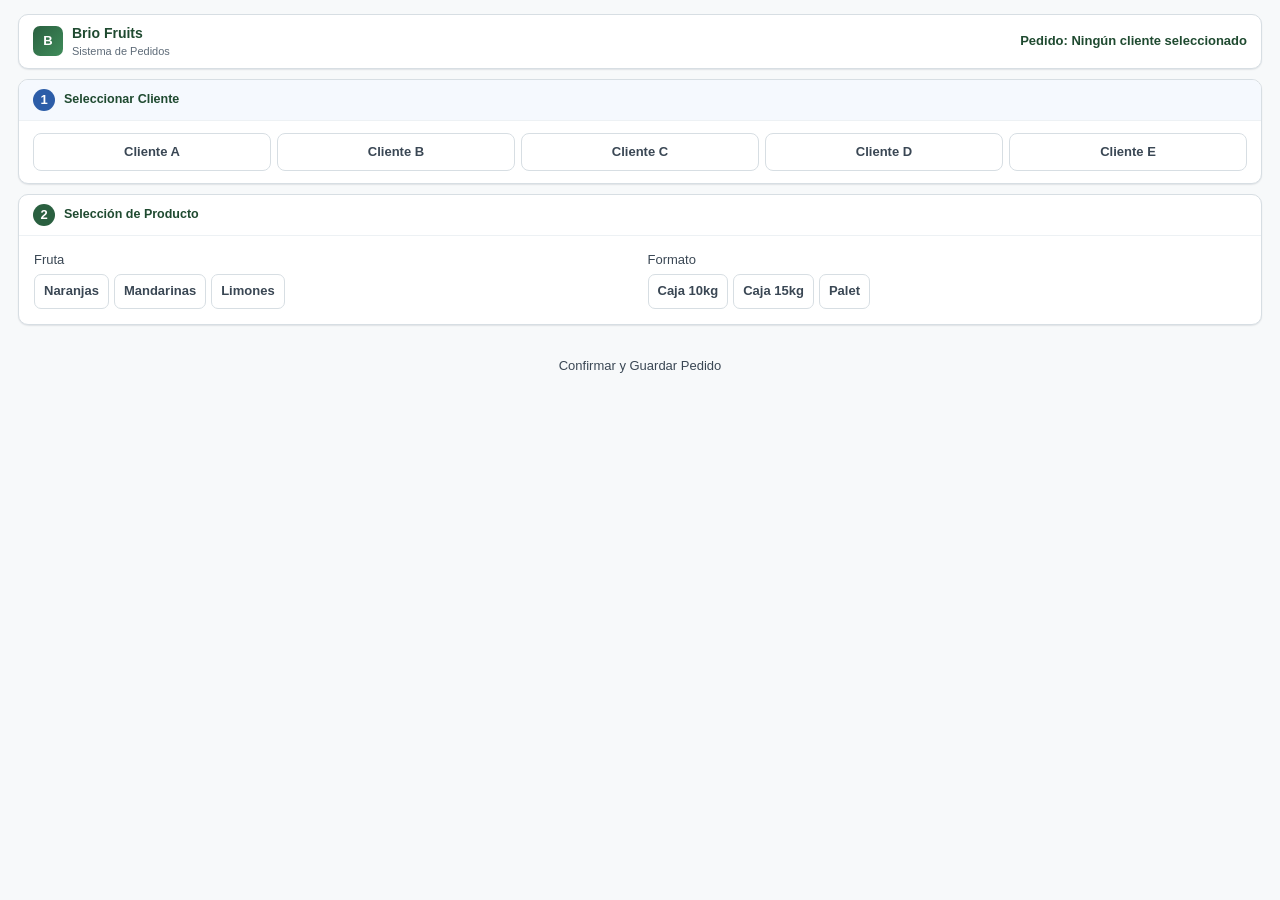
<file: index.html>
<!doctype html>
<html lang="es">
<head>
  <meta charset="utf-8"/>
  <title>Brio Fruits — Panel de Pedidos Activo</title>
  <meta name="viewport" content="width=device-width, initial-scale=1"/>
  <link rel="stylesheet" href="style.css">
</head>
<body>
  <div class="wrap">
    <!-- Barra Superior -->
    <header class="topbar">
      <div class="brand">
        <div class="brand-mark">B</div>
        <div>
          <div class="brand-name">Brio Fruits</div>
          <div class="brand-sub">Sistema de Pedidos</div>
        </div>
      </div>
      <div class="tb-spacer"></div>
      <div id="resumen-pedido" style="font-weight: bold; color: var(--g1);">
        Pedido: Ningún cliente seleccionado
      </div>
    </header>

    <!-- PASO 1: Selección de Cliente -->
    <section class="step-card cli-card">
      <div class="step-hd">
        <div class="step">1</div>
        <div class="t">Seleccionar Cliente</div>
      </div>
      <div class="cli-body">
        <div class="cli-chips">
          <button class="cli-chip" onclick="seleccionarCliente('Cliente A')">Cliente A</button>
          <button class="cli-chip" onclick="seleccionarCliente('Cliente B')">Cliente B</button>
          <button class="cli-chip" onclick="seleccionarCliente('Cliente C')">Cliente C</button>
          <button class="cli-chip" onclick="seleccionarCliente('Cliente D')">Cliente D</button>
          <button class="cli-chip" onclick="seleccionarCliente('Cliente E')">Cliente E</button>
        </div>
      </div>
    </section>

    <!-- PASO 2: Selección de Producto -->
    <section class="step-card sel-card">
      <div class="step-hd">
        <div class="step">2</div>
        <div class="t">Selección de Producto</div>
      </div>
      <div class="sel-grid">
        <div>
          <label class="sc-name">Fruta</label>
          <div class="chips">
            <button class="chip" onclick="seleccionarProducto('Naranjas')">Naranjas</button>
            <button class="chip" onclick="seleccionarProducto('Mandarinas')">Mandarinas</button>
            <button class="chip" onclick="seleccionarProducto('Limones')">Limones</button>
          </div>
        </div>
        <div>
          <label class="sc-name">Formato</label>
          <div class="chips">
            <button class="chip" onclick="seleccionarFormato('Caja 10kg')">Caja 10kg</button>
            <button class="chip" onclick="seleccionarFormato('Caja 15kg')">Caja 15kg</button>
            <button class="chip" onclick="seleccionarFormato('Palet')">Palet</button>
          </div>
        </div>
      </div>
    </section>
    
    <button class="btn primary" style="width: 100%; padding: 12px; margin-top: 10px;" onclick="guardarPedido()">
      Confirmar y Guardar Pedido
    </button>
  </div>

  <script src="app.js"></script>
</body>
</html>
</file>
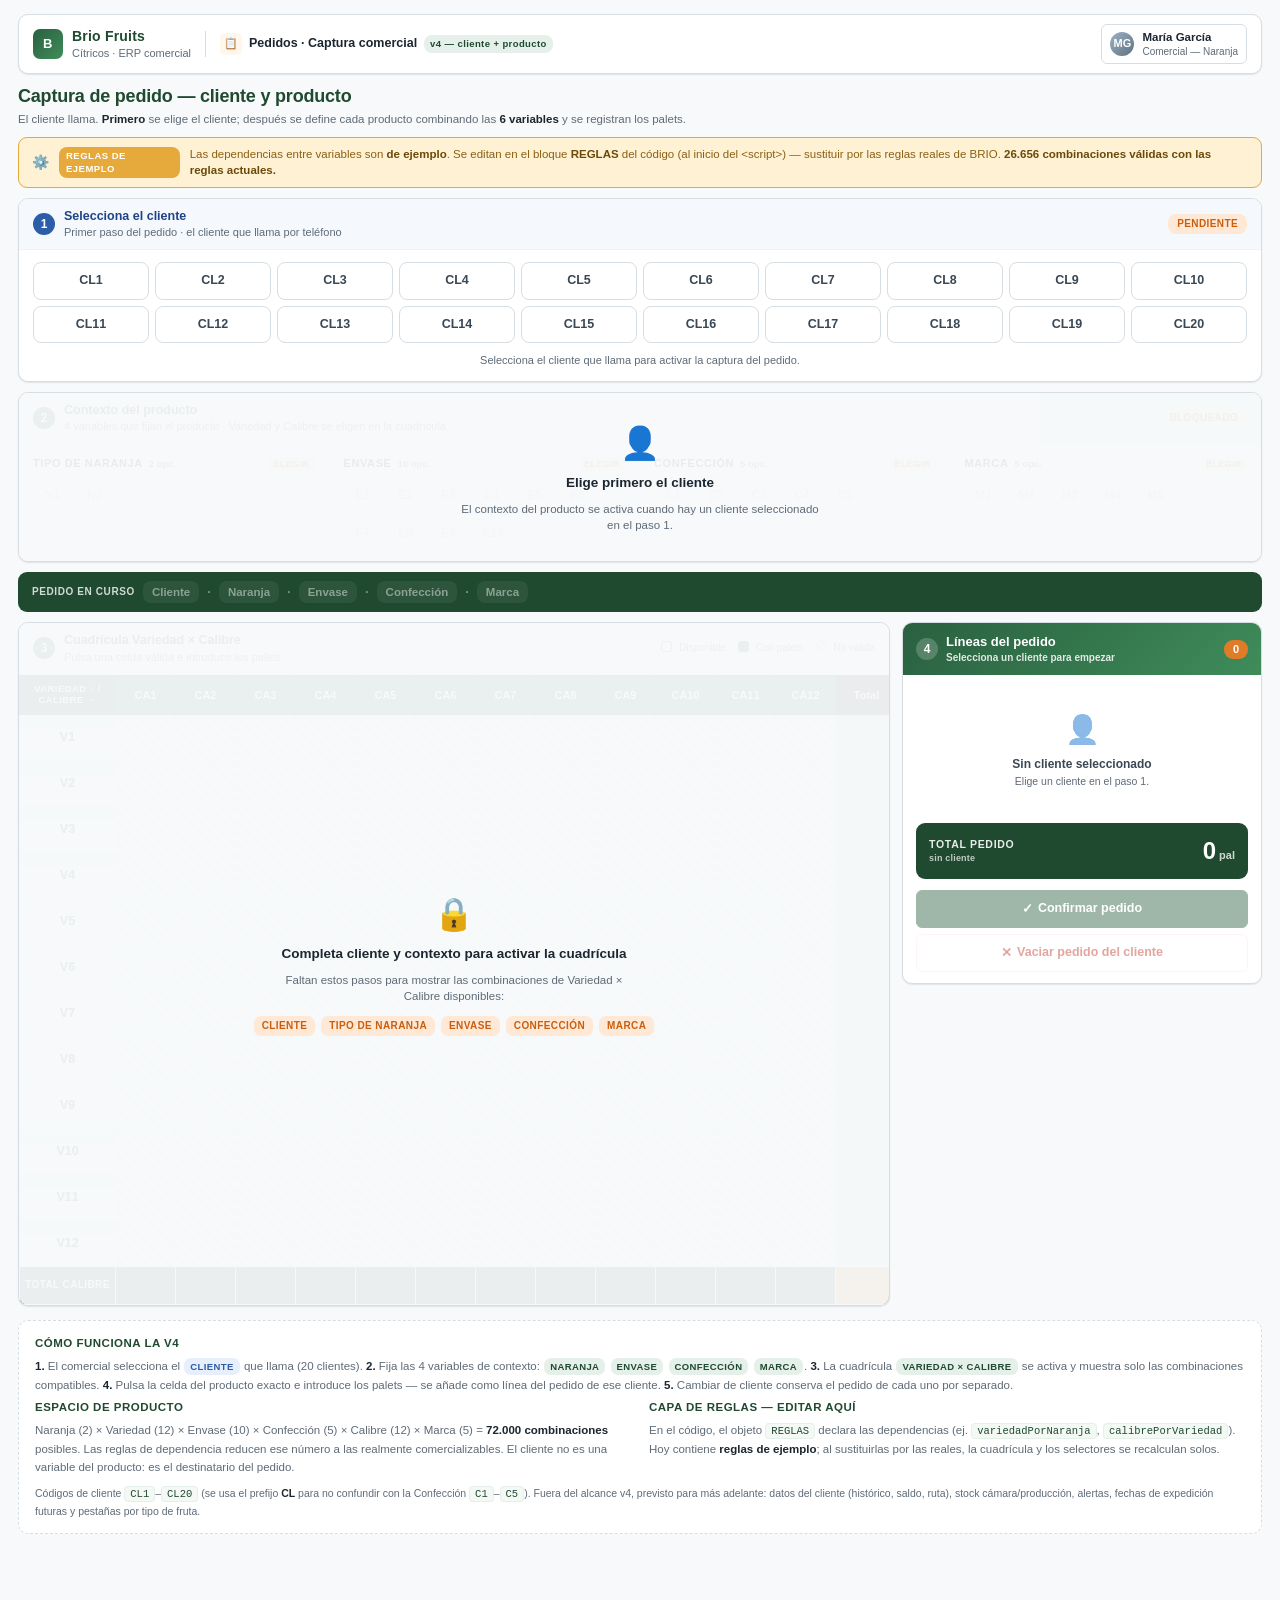
<file: Brio_Mockup_Pedidos_v4.html>
<!doctype html>
<html lang="es">
<head>
<meta charset="utf-8"/>
<title>Brio Fruits — Mockup Pantalla Pedidos · v4 (cliente + selección de producto)</title>
<meta name="viewport" content="width=device-width, initial-scale=1"/>
<style>
:root{
  --g1:#1F4A30; --g2:#2A6040; --g3:#3F8C5A; --gL:#E6F0EA; --gXL:#F4F9F5;
  --or:#E07B27; --or2:#C95E0E; --orL:#FFE9D6; --orXL:#FFF6EC;
  --b:#2C5DA8; --b2:#1E4485; --bL:#E6EFFB; --bXL:#F5F9FE;
  --r:#C0392B; --rL:#FCE9E1;
  --y:#E5A93C; --yL:#FFF1D4;
  --pu:#7B3F90; --puL:#F0E5F5;
  --ink:#1B2630; --txt:#3A4754; --txt2:#5E6B78;
  --line:#D7DEE3; --line2:#EDF1F4;
  --bg:#F7F9FA; --card:#FFFFFF;
  --shadow:0 1px 2px rgba(20,32,46,.06),0 1px 1px rgba(20,32,46,.04);
  --shadow2:0 8px 28px rgba(20,32,46,.16);
}
*{box-sizing:border-box;margin:0;padding:0;}
html,body{background:var(--bg);color:var(--txt);font-family:'Inter',-apple-system,BlinkMacSystemFont,'Segoe UI',Helvetica,Arial,sans-serif;font-size:13px;line-height:1.4;-webkit-font-smoothing:antialiased;}
.wrap{max-width:1640px;margin:0 auto;padding:14px 18px 70px;}
button,input,select{font:inherit;color:inherit;}
button{cursor:pointer;border:none;background:none;}

/* ===== top bar ===== */
.topbar{display:flex;align-items:center;gap:14px;background:#fff;border:1px solid var(--line);border-radius:10px;padding:9px 14px;box-shadow:var(--shadow);margin-bottom:10px;}
.brand{display:flex;align-items:center;gap:9px;}
.brand-mark{width:30px;height:30px;border-radius:7px;background:linear-gradient(135deg,var(--g2),var(--g3));color:#fff;display:flex;align-items:center;justify-content:center;font-weight:900;font-size:13px;letter-spacing:.5px;}
.brand-name{font-size:14px;font-weight:800;color:var(--g1);letter-spacing:.2px;}
.brand-sub{font-size:11px;color:var(--txt2);}
.tb-sep{width:1px;height:26px;background:var(--line);}
.modulo{display:flex;align-items:center;gap:7px;font-size:12.5px;font-weight:700;color:var(--ink);}
.modulo .ico{width:22px;height:22px;border-radius:5px;background:var(--orXL);color:var(--or2);display:flex;align-items:center;justify-content:center;font-size:11px;}
.modulo .vbadge{font-size:9.5px;font-weight:800;background:var(--gL);color:var(--g1);padding:2px 6px;border-radius:8px;letter-spacing:.4px;}
.tb-spacer{flex:1;}
.tb-user{display:flex;align-items:center;gap:8px;padding:4px 8px;border:1px solid var(--line);border-radius:6px;background:#fff;}
.tb-user .av{width:24px;height:24px;border-radius:50%;background:linear-gradient(135deg,#9CB3C5,#5E7180);color:#fff;display:flex;align-items:center;justify-content:center;font-size:11px;font-weight:800;}
.tb-user .name{font-size:11.5px;font-weight:700;color:var(--ink);}
.tb-user .role{font-size:10px;color:var(--txt2);}

/* ===== title bar ===== */
.titlebar{margin-bottom:10px;}
.title-l h1{font-size:18px;font-weight:900;color:var(--g1);letter-spacing:-.2px;}
.title-l .sub{font-size:11.5px;color:var(--txt2);margin-top:2px;}
.title-l .sub b{color:var(--ink);}
.btn{display:inline-flex;align-items:center;gap:5px;padding:7px 12px;border-radius:6px;border:1px solid var(--line);background:#fff;color:var(--ink);font-size:12px;font-weight:600;}
.btn:hover{background:var(--bg);}
.btn.primary{background:var(--g2);color:#fff;border-color:var(--g2);}
.btn.primary:hover{background:var(--g1);}
.btn.ghost{background:transparent;border-color:transparent;color:var(--txt);}
.btn.danger{color:var(--r);border-color:var(--rL);}
.btn .ico{font-size:13px;}
.btn:disabled{opacity:.45;cursor:not-allowed;}

/* ===== rules banner ===== */
.rules-banner{display:flex;align-items:center;gap:10px;background:var(--yL);border:1px solid var(--y);border-radius:9px;padding:8px 13px;margin-bottom:10px;font-size:11.5px;color:#8a6014;}
.rules-banner .rb-ico{font-size:14px;}
.rules-banner b{color:#6b4a08;}
.rules-banner .rb-tag{font-size:9.5px;font-weight:800;text-transform:uppercase;letter-spacing:.5px;background:var(--y);color:#fff;padding:2px 7px;border-radius:8px;}

/* ===== generic step card ===== */
.step-card{background:#fff;border:1px solid var(--line);border-radius:10px;box-shadow:var(--shadow);margin-bottom:10px;overflow:hidden;position:relative;}
.step-hd{display:flex;align-items:center;gap:9px;padding:9px 14px;border-bottom:1px solid var(--line2);}
.step-hd .step{width:22px;height:22px;border-radius:50%;background:var(--g2);color:#fff;font-weight:900;font-size:12px;display:flex;align-items:center;justify-content:center;flex-shrink:0;}
.step-hd .t{font-size:12.5px;font-weight:800;color:var(--g1);}
.step-hd .s{font-size:11px;color:var(--txt2);}
.step-hd .hd-state{margin-left:auto;font-size:10px;font-weight:800;text-transform:uppercase;letter-spacing:.4px;padding:3px 9px;border-radius:8px;}
.hd-state.todo{background:var(--orL);color:var(--or2);}
.hd-state.done{background:var(--gL);color:var(--g1);}

/* ===== client card (step 1) ===== */
.cli-card .step-hd{background:var(--bXL);}
.cli-card .step-hd .step{background:var(--b);}
.cli-card .step-hd .t{color:var(--b2);}
.cli-body{padding:12px 14px;}
.cli-chips{display:grid;grid-template-columns:repeat(10,1fr);gap:6px;}
.cli-chip{padding:9px 4px;border-radius:8px;border:1.5px solid var(--line);background:#fff;font-size:12.5px;font-weight:800;color:var(--txt);text-align:center;transition:all .08s;}
.cli-chip:hover{border-color:var(--b);background:var(--bXL);}
.cli-chip.active{background:var(--b);border-color:var(--b);color:#fff;box-shadow:0 1px 5px rgba(44,93,168,.35);}
.cli-current{display:flex;align-items:center;gap:9px;margin-top:11px;padding:9px 12px;background:var(--bL);border:1px solid var(--b);border-radius:9px;}
.cli-current .av{width:34px;height:34px;border-radius:8px;background:linear-gradient(135deg,var(--b),var(--b2));color:#fff;display:flex;align-items:center;justify-content:center;font-weight:900;font-size:13px;flex-shrink:0;}
.cli-current .ci{display:flex;flex-direction:column;line-height:1.25;}
.cli-current .ci .l{font-size:9.5px;font-weight:800;text-transform:uppercase;letter-spacing:.5px;color:var(--b);}
.cli-current .ci .n{font-size:14px;font-weight:900;color:var(--ink);}
.cli-current .ci .n small{font-weight:600;color:var(--txt2);font-size:11px;}
.cli-current .cc{margin-left:auto;text-align:right;}
.cli-current .cc .v{font-size:18px;font-weight:900;color:var(--b2);line-height:1;}
.cli-current .cc .u{font-size:9px;font-weight:700;color:var(--txt2);text-transform:uppercase;letter-spacing:.4px;}
.cli-current .cc .chg{font-size:10px;font-weight:700;color:var(--b);text-decoration:underline;cursor:pointer;display:block;margin-top:3px;}
.cli-hint{margin-top:10px;font-size:11px;color:var(--txt2);text-align:center;}

/* ===== selectors card (step 2) ===== */
.sel-card .step-hd{background:var(--gXL);}
.sel-grid{display:grid;grid-template-columns:repeat(4,1fr);gap:0;}
.sel-col{padding:11px 14px;border-right:1px solid var(--line2);}
.sel-col:last-child{border-right:none;}
.sel-col .sc-hd{display:flex;align-items:baseline;gap:6px;margin-bottom:8px;}
.sel-col .sc-name{font-size:11px;font-weight:800;text-transform:uppercase;letter-spacing:.6px;color:var(--ink);}
.sel-col .sc-count{font-size:9.5px;color:var(--txt2);font-weight:600;}
.sel-col .sc-req{font-size:9px;font-weight:800;color:var(--or2);background:var(--orL);padding:1px 5px;border-radius:6px;margin-left:auto;text-transform:uppercase;letter-spacing:.4px;}
.sel-col .sc-req.done{color:var(--g1);background:var(--gL);}
.chips{display:flex;flex-wrap:wrap;gap:5px;}
.chip{min-width:38px;padding:7px 9px;border-radius:7px;border:1.5px solid var(--line);background:#fff;font-size:12px;font-weight:800;color:var(--txt);text-align:center;transition:all .08s;}
.chip:hover:not(:disabled){border-color:var(--g3);background:var(--gXL);}
.chip.active{background:var(--g2);border-color:var(--g2);color:#fff;box-shadow:0 1px 4px rgba(31,74,48,.3);}
.chip:disabled{opacity:.32;cursor:not-allowed;background:repeating-linear-gradient(45deg,#fff,#fff 4px,#F1F3F5 4px,#F1F3F5 8px);color:var(--txt2);}

/* ===== context strip ===== */
.ctx-strip{display:flex;align-items:center;gap:8px;flex-wrap:wrap;padding:9px 14px;background:var(--g1);color:#fff;border-radius:9px;margin-bottom:10px;}
.ctx-strip .cl{font-size:10px;font-weight:800;text-transform:uppercase;letter-spacing:.6px;opacity:.8;}
.ctx-pill{display:inline-flex;align-items:center;gap:4px;font-size:11.5px;font-weight:800;background:rgba(255,255,255,.14);padding:3px 9px;border-radius:8px;}
.ctx-pill.cli{background:var(--b);}
.ctx-pill .k{opacity:.65;font-size:9px;font-weight:700;}
.ctx-pill.empty{background:rgba(255,255,255,.06);color:rgba(255,255,255,.45);font-weight:600;}
.ctx-arrow{opacity:.4;font-weight:900;}
.ctx-strip .ctx-spacer{flex:1;}
.ctx-strip .ctx-reset{font-size:10.5px;font-weight:700;color:#fff;text-decoration:underline;opacity:.85;}

/* ===== layout split ===== */
.split{display:grid;grid-template-columns:1fr 360px;gap:12px;align-items:flex-start;}

/* ===== matrix card ===== */
.matrix-card{background:#fff;border:1px solid var(--line);border-radius:10px;box-shadow:var(--shadow);overflow:hidden;position:relative;}
.mc-hd{display:flex;align-items:center;gap:9px;padding:9px 14px;border-bottom:1px solid var(--line2);}
.mc-hd .step{width:22px;height:22px;border-radius:50%;background:var(--g2);color:#fff;font-weight:900;font-size:12px;display:flex;align-items:center;justify-content:center;}
.mc-hd .t{font-size:12.5px;font-weight:800;color:var(--g1);}
.mc-hd .s{font-size:11px;color:var(--txt2);}
.mc-hd .legend{margin-left:auto;display:flex;gap:12px;font-size:10px;color:var(--txt2);}
.mc-hd .legend i{width:11px;height:11px;border-radius:3px;display:inline-block;vertical-align:-1px;margin-right:4px;}
.lg-ok{background:#fff;border:1.5px solid var(--g3);}
.lg-q{background:var(--g2);}
.lg-no{background:repeating-linear-gradient(45deg,#fff,#fff 3px,#E4E7EA 3px,#E4E7EA 6px);border:1px solid var(--line);}

.mtbl-wrap{overflow-x:auto;}
table.matrix{border-collapse:collapse;width:100%;font-size:12px;table-layout:fixed;}
table.matrix th,table.matrix td{border:1px solid var(--line2);padding:0;text-align:center;vertical-align:middle;}
col.c-var{width:96px;}
col.c-cal{width:60px;}
col.c-tot{width:62px;}
table.matrix thead th{background:var(--g2);color:#fff;font-size:11px;font-weight:800;padding:8px 3px;border-color:var(--g1);line-height:1.15;}
table.matrix thead th.corner{background:var(--g1);font-size:9.5px;text-transform:uppercase;letter-spacing:.4px;}
table.matrix thead th.tot{background:var(--ink);}
td.var{background:linear-gradient(180deg,var(--gXL),#fff);font-weight:900;color:var(--g1);font-size:12.5px;}
td.cell{cursor:pointer;background:#fff;height:46px;position:relative;}
td.cell:hover{background:var(--gL);outline:2px dashed var(--g3);outline-offset:-3px;}
td.cell.no{cursor:not-allowed;background:repeating-linear-gradient(45deg,#fff,#fff 4px,#EEF0F2 4px,#EEF0F2 8px);}
td.cell.no:hover{background:repeating-linear-gradient(45deg,#fff,#fff 4px,#EEF0F2 4px,#EEF0F2 8px);outline:none;}
td.cell.q{background:#fff;box-shadow:inset 0 0 0 2.5px var(--g3);}
td.cell.q:hover{background:var(--gL);}
td.cell .qv{font-size:17px;font-weight:900;color:var(--g1);line-height:1;font-variant-numeric:tabular-nums;}
td.cell .qu{font-size:8.5px;color:var(--txt2);font-weight:700;text-transform:uppercase;letter-spacing:.3px;display:block;margin-top:1px;}
td.cell.tot{background:var(--gL);cursor:default;}
td.cell.tot:hover{outline:none;background:var(--gL);}
td.cell.tot .qv{color:var(--g2);}
table.matrix tr.tot-row td{background:var(--g1);color:#fff;font-weight:900;font-size:13px;height:38px;}
table.matrix tr.tot-row td.var{background:var(--g1);color:#fff;font-size:10px;text-transform:uppercase;letter-spacing:.4px;}
table.matrix tr.tot-row td.grand{background:var(--or);color:#fff;font-size:16px;}

/* lock overlay (shared) */
.lock{position:absolute;inset:0;background:rgba(247,249,250,.94);display:flex;flex-direction:column;align-items:center;justify-content:center;gap:8px;text-align:center;padding:26px;z-index:5;}
.lock .lk-ico{font-size:32px;}
.lock .lk-t{font-size:13.5px;font-weight:800;color:var(--ink);}
.lock .lk-s{font-size:11.5px;color:var(--txt2);max-width:360px;}
.lock .lk-miss{display:flex;gap:6px;flex-wrap:wrap;justify-content:center;margin-top:4px;}
.lock .lk-miss span{font-size:10px;font-weight:800;text-transform:uppercase;letter-spacing:.4px;background:var(--orL);color:var(--or2);padding:3px 8px;border-radius:7px;}

/* ===== side panel ===== */
.side{display:flex;flex-direction:column;gap:10px;position:sticky;top:10px;}
.panel{background:#fff;border:1px solid var(--line);border-radius:10px;box-shadow:var(--shadow);overflow:hidden;}
.panel-hd{padding:10px 13px;background:linear-gradient(135deg,var(--g2),var(--g3));color:#fff;display:flex;align-items:center;gap:8px;}
.panel-hd .step{width:22px;height:22px;border-radius:50%;background:rgba(255,255,255,.2);color:#fff;font-weight:900;font-size:12px;display:flex;align-items:center;justify-content:center;flex-shrink:0;}
.panel-hd .t{font-size:13px;font-weight:800;}
.panel-hd .s{font-size:10px;opacity:.85;display:block;font-weight:600;}
.panel-hd .cnt{margin-left:auto;background:var(--or);color:#fff;border-radius:9px;padding:2px 9px;font-size:11px;font-weight:900;}
.panel-bd{padding:11px 13px;}
.lns{display:flex;flex-direction:column;gap:6px;}
.ln{display:grid;grid-template-columns:1fr auto;gap:8px;align-items:center;padding:8px 9px;border-radius:8px;background:var(--bg);border:1px solid var(--line2);}
.ln .lcombo{display:flex;flex-wrap:wrap;gap:3px;}
.ln .vb{font-size:9.5px;font-weight:800;padding:2px 5px;border-radius:5px;letter-spacing:.2px;}
.vb-n{background:var(--orL);color:var(--or2);}
.vb-v{background:var(--gL);color:var(--g1);}
.vb-e{background:var(--bL);color:var(--b);}
.vb-c{background:var(--puL);color:var(--pu);}
.vb-ca{background:var(--gL);color:var(--g1);}
.vb-m{background:#EEF0F2;color:var(--txt);}
.ln .lright{display:flex;flex-direction:column;align-items:flex-end;gap:3px;}
.ln .lq{font-size:16px;font-weight:900;color:var(--ink);font-variant-numeric:tabular-nums;line-height:1;}
.ln .lq small{font-size:8.5px;font-weight:700;color:var(--txt2);text-transform:uppercase;}
.ln .lacts{display:flex;gap:4px;}
.ln .lacts button{font-size:9.5px;font-weight:700;padding:2px 6px;border-radius:5px;border:1px solid var(--line);background:#fff;color:var(--txt2);}
.ln .lacts button.ed:hover{color:var(--g1);border-color:var(--g3);}
.ln .lacts button.rm:hover{color:var(--r);border-color:var(--rL);}
.ln-empty{text-align:center;padding:24px 14px;color:var(--txt2);}
.ln-empty .le-ico{font-size:28px;opacity:.5;}
.ln-empty .le-t{font-size:12px;font-weight:700;color:var(--txt);margin-top:6px;}
.ln-empty .le-s{font-size:10.5px;margin-top:2px;}
.totalbox{margin-top:10px;padding:11px 13px;background:var(--g1);color:#fff;border-radius:9px;display:flex;justify-content:space-between;align-items:center;}
.totalbox .l{font-size:10.5px;text-transform:uppercase;letter-spacing:.7px;font-weight:800;opacity:.9;}
.totalbox .l small{display:block;font-size:9px;font-weight:600;opacity:.8;letter-spacing:.2px;margin-top:1px;text-transform:none;}
.totalbox .v{font-size:24px;font-weight:900;font-variant-numeric:tabular-nums;}
.totalbox .v small{font-size:11px;opacity:.8;font-weight:700;margin-left:3px;}
.act-row{display:flex;flex-direction:column;gap:6px;margin-top:11px;}
.act-row .btn{justify-content:center;width:100%;padding:9px 12px;font-size:12.5px;}

/* ===== popover ===== */
.backdrop{position:fixed;inset:0;background:rgba(20,32,46,.28);z-index:80;display:none;}
.backdrop.show{display:block;}
.pop{position:fixed;background:#fff;border:1px solid var(--line);border-radius:11px;box-shadow:var(--shadow2);width:300px;z-index:90;display:none;}
.pop.show{display:block;}
.pop-hd{padding:11px 14px;border-bottom:1px solid var(--line2);background:linear-gradient(135deg,var(--gXL),#fff);}
.pop-hd .pt{font-size:10px;font-weight:800;text-transform:uppercase;letter-spacing:.5px;color:var(--g2);}
.pop-hd .pcombo{display:flex;flex-wrap:wrap;gap:3px;margin-top:5px;}
.pop-bd{padding:13px 14px;}
.pop-bd .pi-lab{font-size:10.5px;font-weight:800;text-transform:uppercase;letter-spacing:.5px;color:var(--ink);margin-bottom:7px;}
.num{display:flex;align-items:center;gap:7px;justify-content:center;}
.num button{width:40px;height:40px;border-radius:8px;background:var(--gXL);border:1.5px solid var(--gL);color:var(--g1);font-weight:900;font-size:20px;line-height:1;}
.num button:hover{background:var(--gL);}
.num input{width:80px;height:44px;border:1.5px solid var(--g3);border-radius:8px;font-size:24px;font-weight:900;text-align:center;color:var(--ink);background:#fff;outline:none;}
.quick{display:flex;gap:5px;justify-content:center;margin-top:9px;}
.quick button{flex:1;padding:6px 0;border-radius:6px;border:1px solid var(--line);background:#fff;font-size:12px;font-weight:800;color:var(--txt2);}
.quick button:hover{border-color:var(--g3);color:var(--g1);background:var(--gXL);}
.pop-ft{padding:11px 14px;border-top:1px solid var(--line2);background:var(--bg);display:flex;gap:6px;}
.pop-ft .btn{flex:1;justify-content:center;padding:8px;font-size:12px;}

/* ===== footer note ===== */
.note{margin-top:14px;background:#fff;border:1px dashed var(--line);border-radius:10px;padding:13px 16px;font-size:11.5px;color:var(--txt2);line-height:1.6;}
.note b{color:var(--ink);}
.note .pill{display:inline-block;font-size:9.5px;font-weight:800;text-transform:uppercase;letter-spacing:.4px;padding:1px 6px;border-radius:7px;background:var(--gL);color:var(--g1);margin:0 1px;}
.note .pill.b{background:var(--bL);color:var(--b);}
.note h4{font-size:11.5px;color:var(--g1);text-transform:uppercase;letter-spacing:.5px;margin-bottom:5px;}
.note .cols{display:grid;grid-template-columns:1fr 1fr;gap:18px;margin-top:4px;}
.note code{background:var(--gXL);border:1px solid var(--gL);border-radius:4px;padding:1px 5px;font-size:10.5px;color:var(--g1);font-family:'SFMono-Regular',Consolas,monospace;}
</style>
</head>
<body>
<div class="wrap">

  <!-- TOP BAR -->
  <div class="topbar">
    <div class="brand">
      <div class="brand-mark">B</div>
      <div>
        <div class="brand-name">Brio Fruits</div>
        <div class="brand-sub">Cítricos · ERP comercial</div>
      </div>
    </div>
    <div class="tb-sep"></div>
    <div class="modulo">
      <div class="ico">📋</div>
      <span>Pedidos · Captura comercial</span>
      <span class="vbadge">v4 — cliente + producto</span>
    </div>
    <div class="tb-spacer"></div>
    <div class="tb-user">
      <div class="av">MG</div>
      <div>
        <div class="name">María García</div>
        <div class="role">Comercial — Naranja</div>
      </div>
    </div>
  </div>

  <!-- TITLE BAR -->
  <div class="titlebar">
    <div class="title-l">
      <h1>Captura de pedido — cliente y producto</h1>
      <div class="sub">El cliente llama. <b>Primero</b> se elige el cliente; después se define cada producto combinando las <b>6 variables</b> y se registran los palets.</div>
    </div>
  </div>

  <!-- RULES LAYER BANNER -->
  <div class="rules-banner">
    <span class="rb-ico">⚙️</span>
    <span class="rb-tag">Reglas de ejemplo</span>
    <span>Las dependencias entre variables son <b>de ejemplo</b>. Se editan en el bloque <b>REGLAS</b> del código (al inicio del &lt;script&gt;) — sustituir por las reglas reales de BRIO. <b id="rb-stat"></b></span>
  </div>

  <!-- STEP 1 · CLIENTE -->
  <div class="step-card cli-card">
    <div class="step-hd">
      <div class="step">1</div>
      <div>
        <div class="t">Selecciona el cliente</div>
        <div class="s">Primer paso del pedido · el cliente que llama por teléfono</div>
      </div>
      <span class="hd-state todo" id="cliState">Pendiente</span>
    </div>
    <div class="cli-body" id="cliBody"><!-- client picker render here --></div>
  </div>

  <!-- STEP 2 · SELECTORS -->
  <div class="step-card sel-card">
    <div class="step-hd">
      <div class="step">2</div>
      <div>
        <div class="t">Contexto del producto</div>
        <div class="s">4 variables que fijan el producto · Variedad y Calibre se eligen en la cuadrícula</div>
      </div>
      <span class="hd-state todo" id="selState">Pendiente</span>
    </div>
    <div class="sel-grid" id="selGrid"><!-- selectors render here --></div>
    <div class="lock" id="lockSel">
      <div class="lk-ico">👤</div>
      <div class="lk-t">Elige primero el cliente</div>
      <div class="lk-s">El contexto del producto se activa cuando hay un cliente seleccionado en el paso 1.</div>
    </div>
  </div>

  <!-- CONTEXT STRIP -->
  <div class="ctx-strip" id="ctxStrip"><!-- context render here --></div>

  <!-- SPLIT -->
  <div class="split">

    <!-- LEFT: MATRIX -->
    <div class="matrix-card">
      <div class="mc-hd">
        <div class="step">3</div>
        <div>
          <div class="t">Cuadrícula Variedad × Calibre</div>
          <div class="s">Pulsa una celda válida e introduce los palets</div>
        </div>
        <div class="legend">
          <span><i class="lg-ok"></i> Disponible</span>
          <span><i class="lg-q"></i> Con palets</span>
          <span><i class="lg-no"></i> No válida</span>
        </div>
      </div>
      <div class="mtbl-wrap" id="mtblWrap"><!-- matrix render here --></div>
      <div class="lock" id="lock">
        <div class="lk-ico">🔒</div>
        <div class="lk-t">Completa cliente y contexto para activar la cuadrícula</div>
        <div class="lk-s">Faltan estos pasos para mostrar las combinaciones de Variedad × Calibre disponibles:</div>
        <div class="lk-miss" id="lkMiss"></div>
      </div>
    </div>

    <!-- RIGHT: ORDER LINES -->
    <div class="side">
      <div class="panel">
        <div class="panel-hd">
          <div class="step">4</div>
          <div>
            <div class="t" id="lnTitle">Líneas del pedido</div>
            <span class="s" id="lnSub">Selecciona un cliente para empezar</span>
          </div>
          <span class="cnt" id="lnCnt">0</span>
        </div>
        <div class="panel-bd">
          <div id="lnList"><!-- lines render here --></div>
          <div class="totalbox">
            <div class="l">Total pedido<small id="tbSub">sin líneas todavía</small></div>
            <div class="v" id="tbVal">0<small>pal</small></div>
          </div>
          <div class="act-row">
            <button class="btn primary" id="btnConfirm" disabled><span class="ico">✓</span> Confirmar pedido</button>
            <button class="btn ghost danger" id="btnClear" disabled><span class="ico">✕</span> Vaciar pedido del cliente</button>
          </div>
        </div>
      </div>
    </div>

  </div>

  <!-- FOOTER NOTE -->
  <div class="note">
    <h4>Cómo funciona la v4</h4>
    <b>1.</b> El comercial selecciona el <span class="pill b">Cliente</span> que llama (20 clientes).
    <b>2.</b> Fija las 4 variables de contexto: <span class="pill">Naranja</span> <span class="pill">Envase</span> <span class="pill">Confección</span> <span class="pill">Marca</span>.
    <b>3.</b> La cuadrícula <span class="pill">Variedad × Calibre</span> se activa y muestra solo las combinaciones compatibles.
    <b>4.</b> Pulsa la celda del producto exacto e introduce los palets — se añade como línea del pedido de ese cliente.
    <b>5.</b> Cambiar de cliente conserva el pedido de cada uno por separado.
    <div class="cols">
      <div>
        <h4>Espacio de producto</h4>
        Naranja (2) × Variedad (12) × Envase (10) × Confección (5) × Calibre (12) × Marca (5) = <b>72.000 combinaciones</b> posibles. Las reglas de dependencia reducen ese número a las realmente comercializables. El cliente no es una variable del producto: es el destinatario del pedido.
      </div>
      <div>
        <h4>Capa de reglas — editar aquí</h4>
        En el código, el objeto <code>REGLAS</code> declara las dependencias (ej. <code>variedadPorNaranja</code>, <code>calibrePorVariedad</code>). Hoy contiene <b>reglas de ejemplo</b>; al sustituirlas por las reales, la cuadrícula y los selectores se recalculan solos.
      </div>
    </div>
    <div style="margin-top:9px;font-size:10.5px;">Códigos de cliente <code>CL1</code>–<code>CL20</code> (se usa el prefijo <b>CL</b> para no confundir con la Confección <code>C1</code>–<code>C5</code>). Fuera del alcance v4, previsto para más adelante: datos del cliente (histórico, saldo, ruta), stock cámara/producción, alertas, fechas de expedición futuras y pestañas por tipo de fruta.</div>
  </div>

</div>

<!-- POPOVER -->
<div class="backdrop" id="backdrop"></div>
<div class="pop" id="pop">
  <div class="pop-hd">
    <div class="pt" id="popTitle">Producto seleccionado</div>
    <div class="pcombo" id="popCombo"></div>
  </div>
  <div class="pop-bd">
    <div class="pi-lab">Nº de palets que pide el cliente</div>
    <div class="num">
      <button id="popMinus">−</button>
      <input type="text" inputmode="numeric" id="popInput" value="1"/>
      <button id="popPlus">+</button>
    </div>
    <div class="quick">
      <button data-q="1">1</button>
      <button data-q="2">2</button>
      <button data-q="4">4</button>
      <button data-q="8">8</button>
      <button data-q="12">12</button>
    </div>
  </div>
  <div class="pop-ft">
    <button class="btn ghost" id="popCancel">Cancelar</button>
    <button class="btn ghost danger" id="popRemove">Quitar línea</button>
    <button class="btn primary" id="popSave">Guardar</button>
  </div>
</div>

<script>
/* ════════════════════════════════════════════════════════════════════
   BRIO · MOCKUP PEDIDOS v4 — CLIENTE + SELECCIÓN DE PRODUCTO
   ════════════════════════════════════════════════════════════════════ */

/* ---- 1. CATÁLOGO DE VARIABLES (códigos genéricos — sustituir por nombres reales) ---- */
const VARS = {
  naranja:    { label:'Tipo de naranja', codes: gen('N',2)  },
  variedad:   { label:'Variedad',        codes: gen('V',12) },
  envase:     { label:'Envase',          codes: gen('E',10) },
  confeccion: { label:'Confección',      codes: gen('C',5)  },
  calibre:    { label:'Calibre',         codes: gen('CA',12)},
  marca:      { label:'Marca',           codes: gen('M',5)  }
};
/* Clientes: prefijo CL para no colisionar con Confección (C1-C5) */
const CLIENTES = gen('CL',20);
function gen(p,n){ const a=[]; for(let i=1;i<=n;i++) a.push(p+i); return a; }

/* Nombres reales (opcional) — rellenar cuando BRIO los facilite.
   Ej.: ETIQUETAS.variedad = { V1:'Nadorcott', ... }; ETIQUETAS.cliente = { CL1:'Frutas Hnos. López', ... } */
const ETIQUETAS = { cliente:{}, naranja:{}, variedad:{}, envase:{}, confeccion:{}, calibre:{}, marca:{} };
function etqCliente(code){ const n=ETIQUETAS.cliente[code]; return n? n : 'Cliente '+code; }

/* ════════════════════════════════════════════════════════════════════
   ▶▶▶  CAPA DE REGLAS DE DEPENDENCIA  —  EDITAR AQUÍ  ◀◀◀
   ────────────────────────────────────────────────────────────────────
   Estas reglas son DE EJEMPLO. Sustituir por las reglas reales de BRIO.

   Modelo: cada mapa declara, para un valor de una variable, QUÉ valores
   de otra variable son compatibles. Si un valor NO aparece como clave en
   un mapa, se considera SIN restricción (todo permitido).
   Para desactivar una regla, déjala como objeto vacío  {}.

   Nota: el CLIENTE no interviene en estas reglas — es el destinatario
   del pedido, no una variable del producto.
   ════════════════════════════════════════════════════════════════════ */
const REGLAS_SON_EJEMPLO = true;   // poner false al cargar las reglas reales

const REGLAS = {

  /* Variedades disponibles según el tipo de naranja */
  variedadPorNaranja: {
    N1: ['V1','V2','V3','V4','V5','V6','V7','V8'],
    N2: ['V5','V6','V7','V8','V9','V10','V11','V12']
  },

  /* Calibres disponibles según la variedad */
  calibrePorVariedad: {
    V1:  ['CA1','CA2','CA3','CA4','CA5','CA6'],
    V2:  ['CA2','CA3','CA4','CA5','CA6','CA7'],
    V11: ['CA6','CA7','CA8','CA9','CA10','CA11','CA12'],
    V12: ['CA7','CA8','CA9','CA10','CA11','CA12']
  },

  /* Envases disponibles según la variedad */
  envasePorVariedad: {
    V1: ['E1','E2','E3','E4','E5','E6'],
    V8: ['E4','E5','E6','E7','E8','E9','E10']
  },

  /* Confecciones disponibles según el envase */
  confeccionPorEnvase: {
    E1:  ['C1','C2'],
    E2:  ['C1','C2','C3'],
    E10: ['C3','C4','C5']
  },

  /* Marcas disponibles según el tipo de naranja */
  marcaPorNaranja: {
    N1: ['M1','M2','M3','M4'],
    N2: ['M2','M3','M4','M5']
  },

  /* Calibres disponibles según el envase */
  calibrePorEnvase: {
    E10: ['CA1','CA2','CA3','CA4','CA5','CA6']
  }
};

/* Evalúa si un producto completo (las 6 variables) es válido según REGLAS */
function productoEsValido(p){
  const R = REGLAS, chk = (mapa,clave,campo)=>{
    const m = R[mapa]; if(!m) return true;
    const permitidos = m[ p[clave] ];
    return !permitidos || permitidos.indexOf( p[campo] ) !== -1;
  };
  return chk('variedadPorNaranja','naranja','variedad')
      && chk('calibrePorVariedad','variedad','calibre')
      && chk('envasePorVariedad','variedad','envase')
      && chk('confeccionPorEnvase','envase','confeccion')
      && chk('marcaPorNaranja','naranja','marca')
      && chk('calibrePorEnvase','envase','calibre');
}

/* ---- 2. PRE-CÁLCULO: lista de todos los productos válidos ---- */
const PRODUCTOS = [];
for(const naranja of VARS.naranja.codes)
 for(const variedad of VARS.variedad.codes)
  for(const envase of VARS.envase.codes)
   for(const confeccion of VARS.confeccion.codes)
    for(const calibre of VARS.calibre.codes)
     for(const marca of VARS.marca.codes){
       const p = {naranja,variedad,envase,confeccion,calibre,marca};
       if(productoEsValido(p)) PRODUCTOS.push(p);
     }

document.getElementById('rb-stat').textContent =
  PRODUCTOS.length.toLocaleString('es-ES') + ' combinaciones válidas con las reglas actuales.';

function existe(filtro){
  return PRODUCTOS.some(p=>{ for(const k in filtro){ if(p[k]!==filtro[k]) return false; } return true; });
}

/* ---- 3. ESTADO ---- */
const SELS = ['naranja','envase','confeccion','marca'];   // las 4 variables de contexto
let cliente = null;                                       // cliente del pedido en curso
const sel = { naranja:null, envase:null, confeccion:null, marca:null };
let lineas = [];        // {id, cliente, naranja, variedad, envase, confeccion, calibre, marca, palets}
let seq = 1;
let popCtx = null;      // contexto del popover abierto

/* ---- 4. RENDER: CLIENTE ---- */
function renderCliente(){
  const host = document.getElementById('cliBody');
  let h = '<div class="cli-chips">';
  CLIENTES.forEach(code=>{
    h += '<button class="cli-chip'+(cliente===code?' active':'')+'" data-cli="'+code+'">'+code+'</button>';
  });
  h += '</div>';
  if(cliente){
    const nLineas = lineas.filter(l=>l.cliente===cliente).length;
    const nPal = lineas.filter(l=>l.cliente===cliente).reduce((s,l)=>s+l.palets,0);
    h += '<div class="cli-current">'+
      '<div class="av">'+cliente.replace('CL','')+'</div>'+
      '<div class="ci"><span class="l">Cliente del pedido en curso</span>'+
        '<span class="n">'+etqCliente(cliente)+' <small>· '+cliente+'</small></span></div>'+
      '<div class="cc"><div class="v">'+nPal+'</div><div class="u">palets · '+nLineas+' líneas</div>'+
        '<span class="chg" id="cliChg">Cambiar cliente</span></div>'+
    '</div>';
  } else {
    h += '<div class="cli-hint">Selecciona el cliente que llama para activar la captura del pedido.</div>';
  }
  host.innerHTML = h;
  document.getElementById('cliState').textContent = cliente? cliente : 'Pendiente';
  document.getElementById('cliState').className = 'hd-state '+(cliente?'done':'todo');

  host.querySelectorAll('[data-cli]').forEach(b=>{
    b.onclick = ()=>{ cliente = (cliente===b.dataset.cli? null : b.dataset.cli); renderAll(); };
  });
  const chg = document.getElementById('cliChg');
  if(chg) chg.onclick = ()=>{ document.getElementById('cliBody').scrollIntoView({behavior:'smooth',block:'center'}); };
}

/* ---- 5. RENDER: SELECTORES ---- */
function renderSelectores(){
  const host = document.getElementById('selGrid');
  host.innerHTML = '';
  SELS.forEach(key=>{
    const col = document.createElement('div'); col.className='sel-col';
    const codes = VARS[key].codes;
    const done = !!sel[key];
    col.innerHTML =
      '<div class="sc-hd">'+
        '<span class="sc-name">'+VARS[key].label+'</span>'+
        '<span class="sc-count">'+codes.length+' opc.</span>'+
        '<span class="sc-req'+(done?' done':'')+'">'+(done?'✓ '+sel[key]:'elegir')+'</span>'+
      '</div>';
    const chips = document.createElement('div'); chips.className='chips';
    codes.forEach(code=>{
      const b = document.createElement('button'); b.className='chip'; b.textContent=code;
      if(sel[key]===code) b.classList.add('active');
      const filtro = {}; SELS.forEach(o=>{ if(o!==key && sel[o]) filtro[o]=sel[o]; });
      filtro[key]=code;
      if(!cliente || !existe(filtro)) b.disabled = true;
      b.onclick = ()=>{ sel[key] = (sel[key]===code? null : code); sanear(); renderAll(); };
      chips.appendChild(b);
    });
    col.appendChild(chips);
    host.appendChild(col);
  });
  /* lock overlay si no hay cliente */
  document.getElementById('lockSel').style.display = cliente? 'none' : 'flex';
  const todo = SELS.every(k=>sel[k]);
  const st = document.getElementById('selState');
  st.textContent = !cliente? 'Bloqueado' : (todo? 'Completo' : 'Pendiente');
  st.className = 'hd-state '+(todo && cliente?'done':'todo');
}

/* Si tras un cambio algún selector quedó incompatible, se limpia */
function sanear(){
  let cambio = true;
  while(cambio){
    cambio = false;
    SELS.forEach(key=>{
      if(!sel[key]) return;
      const filtro = {}; SELS.forEach(o=>{ if(sel[o]) filtro[o]=sel[o]; });
      if(!existe(filtro)){ sel[key]=null; cambio=true; }
    });
  }
}

/* ---- 6. RENDER: CONTEXTO ---- */
function renderContexto(){
  const host = document.getElementById('ctxStrip');
  let h = '<span class="cl">Pedido en curso</span>';
  if(cliente) h+='<span class="ctx-pill cli"><span class="k">Cliente</span> '+cliente+'</span>';
  else h+='<span class="ctx-pill empty">Cliente</span>';
  const orden = [['naranja','Naranja'],['envase','Envase'],['confeccion','Confección'],['marca','Marca']];
  orden.forEach(o=>{
    const [key,lab]=o;
    h+='<span class="ctx-arrow">·</span>';
    if(sel[key]) h+='<span class="ctx-pill"><span class="k">'+lab+'</span> '+sel[key]+'</span>';
    else h+='<span class="ctx-pill empty">'+lab+'</span>';
  });
  h+='<span class="ctx-spacer"></span>';
  if(SELS.some(k=>sel[k])) h+='<button class="ctx-reset" id="ctxReset">Reiniciar contexto producto</button>';
  host.innerHTML = h;
  const r=document.getElementById('ctxReset');
  if(r) r.onclick=()=>{ SELS.forEach(k=>sel[k]=null); renderAll(); };
}

/* ---- 7. RENDER: MATRIZ ---- */
function ctxCompleto(){ return !!cliente && SELS.every(k=>sel[k]); }

function lineaDe(variedad,calibre){
  return lineas.find(l=> l.cliente===cliente && l.naranja===sel.naranja && l.envase===sel.envase &&
    l.confeccion===sel.confeccion && l.marca===sel.marca &&
    l.variedad===variedad && l.calibre===calibre);
}

function renderMatriz(){
  const lock = document.getElementById('lock');
  const wrap = document.getElementById('mtblWrap');
  if(!ctxCompleto()){
    lock.style.display='flex';
    const falta = [];
    if(!cliente) falta.push('Cliente');
    SELS.forEach(k=>{ if(!sel[k]) falta.push(VARS[k].label); });
    document.getElementById('lkMiss').innerHTML = falta.map(f=>'<span>'+f+'</span>').join('');
  } else {
    lock.style.display='none';
  }

  const cals = VARS.calibre.codes, vars = VARS.variedad.codes;
  let h = '<table class="matrix"><colgroup><col class="c-var"/>';
  cals.forEach(()=> h+='<col class="c-cal"/>'); h+='<col class="c-tot"/></colgroup>';
  h+='<thead><tr><th class="corner">Variedad ↓ / Calibre →</th>';
  cals.forEach(c=> h+='<th>'+c+'</th>');
  h+='<th class="tot">Total</th></tr></thead><tbody>';
  const colTot = {}; cals.forEach(c=>colTot[c]=0); let grand=0;
  vars.forEach(v=>{
    h+='<tr><td class="var">'+v+'</td>';
    let rowTot=0;
    cals.forEach(c=>{
      const valida = ctxCompleto() && existe({naranja:sel.naranja,envase:sel.envase,
        confeccion:sel.confeccion,marca:sel.marca,variedad:v,calibre:c});
      const ln = ctxCompleto()? lineaDe(v,c) : null;
      if(ln){ rowTot+=ln.palets; colTot[c]+=ln.palets; grand+=ln.palets; }
      if(!valida){
        h+='<td class="cell no"></td>';
      } else if(ln){
        h+='<td class="cell q" data-v="'+v+'" data-c="'+c+'"><span class="qv">'+ln.palets+'</span><span class="qu">palets</span></td>';
      } else {
        h+='<td class="cell" data-v="'+v+'" data-c="'+c+'"></td>';
      }
    });
    h+='<td class="cell tot">'+(rowTot? '<span class="qv">'+rowTot+'</span>' : '')+'</td></tr>';
  });
  h+='<tr class="tot-row"><td class="var">Total calibre</td>';
  cals.forEach(c=> h+='<td>'+(colTot[c]||'')+'</td>');
  h+='<td class="grand">'+(grand||'')+'</td></tr>';
  h+='</tbody></table>';
  wrap.innerHTML = h;

  wrap.querySelectorAll('td.cell[data-v]').forEach(td=>{
    td.onclick = ()=> abrirPopover(td.dataset.v, td.dataset.c, td);
  });
}

/* ---- 8. POPOVER ---- */
const pop = document.getElementById('pop'), backdrop = document.getElementById('backdrop');
const popInput = document.getElementById('popInput');

function abrirPopover(variedad,calibre,anchor){
  popCtx = { cliente:cliente, naranja:sel.naranja, envase:sel.envase, confeccion:sel.confeccion,
             marca:sel.marca, variedad:variedad, calibre:calibre };
  const ln = lineaDe(variedad,calibre);
  popInput.value = ln? ln.palets : 1;
  document.getElementById('popRemove').style.display = ln? '' : 'none';
  const orden=[['cliente','vb-e'],['naranja','vb-n'],['variedad','vb-v'],['envase','vb-e'],
               ['confeccion','vb-c'],['calibre','vb-ca'],['marca','vb-m']];
  document.getElementById('popCombo').innerHTML =
    orden.map(o=>'<span class="vb '+o[1]+'">'+popCtx[o[0]]+'</span>').join('');
  document.getElementById('popTitle').textContent = ln? 'Editar línea de pedido' : 'Nuevo producto · introduce palets';
  pop.classList.add('show'); backdrop.classList.add('show');
  const r = anchor.getBoundingClientRect(), pw=300;
  let left = r.left + r.width/2 - pw/2;
  left = Math.max(10, Math.min(left, window.innerWidth - pw - 10));
  let top = r.bottom + 8;
  if(top + pop.offsetHeight > window.innerHeight - 10) top = r.top - pop.offsetHeight - 8;
  pop.style.left = left+'px'; pop.style.top = Math.max(10,top)+'px';
  popInput.focus(); popInput.select();
}
function cerrarPopover(){ pop.classList.remove('show'); backdrop.classList.remove('show'); popCtx=null; }

function leerPalets(){ let n=parseInt(popInput.value,10); if(isNaN(n)||n<0) n=0; return n; }
function setPalets(n){ popInput.value = Math.max(0,n); }

document.getElementById('popMinus').onclick = ()=> setPalets(leerPalets()-1);
document.getElementById('popPlus').onclick  = ()=> setPalets(leerPalets()+1);
document.querySelectorAll('.quick button').forEach(b=>{
  b.onclick = ()=> setPalets(parseInt(b.dataset.q,10));
});
document.getElementById('popCancel').onclick = cerrarPopover;
backdrop.onclick = cerrarPopover;
document.getElementById('popSave').onclick = guardarPopover;
document.getElementById('popRemove').onclick = ()=>{
  if(!popCtx) return;
  lineas = lineas.filter(l=> !mismaCelda(l,popCtx));
  cerrarPopover(); renderAll();
};
popInput.addEventListener('keydown', e=>{
  if(e.key==='Enter') guardarPopover();
  if(e.key==='Escape') cerrarPopover();
});

function mismaCelda(l,c){
  return l.cliente===c.cliente && l.naranja===c.naranja && l.envase===c.envase &&
         l.confeccion===c.confeccion && l.marca===c.marca &&
         l.variedad===c.variedad && l.calibre===c.calibre;
}
function guardarPopover(){
  if(!popCtx) return;
  const n = leerPalets();
  lineas = lineas.filter(l=> !mismaCelda(l,popCtx));
  if(n>0) lineas.push(Object.assign({id:seq++, palets:n}, popCtx));
  cerrarPopover(); renderAll();
}

/* ---- 9. RENDER: LÍNEAS ---- */
function renderLineas(){
  const host = document.getElementById('lnList');
  const propias = lineas.filter(l=>l.cliente===cliente);
  document.getElementById('lnCnt').textContent = propias.length;
  document.getElementById('lnTitle').textContent = cliente? 'Pedido · '+cliente : 'Líneas del pedido';
  document.getElementById('lnSub').textContent = cliente
    ? 'Productos definidos para '+etqCliente(cliente)
    : 'Selecciona un cliente para empezar';

  if(!cliente){
    host.innerHTML = '<div class="ln-empty"><div class="le-ico">👤</div>'+
      '<div class="le-t">Sin cliente seleccionado</div>'+
      '<div class="le-s">Elige un cliente en el paso 1.</div></div>';
  } else if(!propias.length){
    host.innerHTML = '<div class="ln-empty"><div class="le-ico">🗒️</div>'+
      '<div class="le-t">Sin productos todavía</div>'+
      '<div class="le-s">Fija el contexto y pulsa una celda de la cuadrícula.</div></div>';
  } else {
    const orden=[['naranja','vb-n'],['variedad','vb-v'],['envase','vb-e'],
                 ['confeccion','vb-c'],['calibre','vb-ca'],['marca','vb-m']];
    host.innerHTML = '<div class="lns">'+ propias.map(l=>{
      const combo = orden.map(o=>'<span class="vb '+o[1]+'">'+l[o[0]]+'</span>').join('');
      return '<div class="ln">'+
        '<div class="lcombo">'+combo+'</div>'+
        '<div class="lright">'+
          '<div class="lq">'+l.palets+'<small> pal</small></div>'+
          '<div class="lacts"><button class="ed" data-ed="'+l.id+'">Editar</button>'+
          '<button class="rm" data-rm="'+l.id+'">Quitar</button></div>'+
        '</div></div>';
    }).join('') +'</div>';
  }
  const total = propias.reduce((s,l)=>s+l.palets,0);
  document.getElementById('tbVal').innerHTML = total+'<small>pal</small>';
  document.getElementById('tbSub').textContent = propias.length
    ? propias.length+(propias.length===1?' línea':' líneas')+' · '+total+' palets'
    : (cliente? 'sin líneas todavía' : 'sin cliente');
  document.getElementById('btnConfirm').disabled = !propias.length;
  document.getElementById('btnClear').disabled = !propias.length;

  host.querySelectorAll('[data-rm]').forEach(b=>{
    b.onclick = ()=>{ lineas = lineas.filter(l=>l.id!=b.dataset.rm); renderAll(); };
  });
  host.querySelectorAll('[data-ed]').forEach(b=>{
    b.onclick = ()=>{
      const l = lineas.find(x=>x.id==b.dataset.ed); if(!l) return;
      cliente=l.cliente;
      sel.naranja=l.naranja; sel.envase=l.envase; sel.confeccion=l.confeccion; sel.marca=l.marca;
      renderAll();
      const td = document.querySelector('td.cell[data-v="'+l.variedad+'"][data-c="'+l.calibre+'"]');
      if(td){ td.scrollIntoView({block:'center',behavior:'smooth'}); abrirPopover(l.variedad,l.calibre,td); }
    };
  });
}

document.getElementById('btnClear').onclick = ()=>{
  const propias = lineas.filter(l=>l.cliente===cliente);
  if(propias.length && confirm('¿Vaciar todas las líneas del pedido de '+cliente+'?')){
    lineas = lineas.filter(l=>l.cliente!==cliente); renderAll();
  }
};
document.getElementById('btnConfirm').onclick = ()=>{
  const propias = lineas.filter(l=>l.cliente===cliente);
  alert('Mockup v4 · Pedido de '+cliente+' con '+propias.length+' línea(s) y '+
        propias.reduce((s,l)=>s+l.palets,0)+' palets.\n\n(La confirmación real se conectará en una versión posterior.)');
};

/* ---- 10. RENDER GLOBAL ---- */
function renderAll(){ renderCliente(); renderSelectores(); renderContexto(); renderMatriz(); renderLineas(); }
renderAll();
</script>
</body>
</html>
</file>
<file: style.css>
:root {
  --g1:#1F4A30; --g2:#2A6040; --g3:#3F8C5A; --gL:#E6F0EA; --gXL:#F4F9F5;
  --or:#E07B27; --or2:#C95E0E; --orL:#FFE9D6; --orXL:#FFF6EC;
  --b:#2C5DA8; --b2:#1E4485; --bL:#E6EFFB; --bXL:#F5F9FE;
  --r:#C0392B; --rL:#FCE9E1;
  --y:#E5A93C; --yL:#FFF1D4;
  --pu:#7B3F90; --puL:#F0E5F5;
  --ink:#1B2630; --txt:#3A4754; --txt2:#5E6B78;
  --line:#D7DEE3; --line2:#EDF1F4;
  --bg:#F7F9FA; --card:#FFFFFF;
  --shadow:0 1px 2px rgba(20,32,46,.06),0 1px 1px rgba(20,32,46,.04);
  --shadow2:0 8px 28px rgba(20,32,46,.16);
}
* { box-sizing: border-box; margin: 0; padding: 0; }
html, body { background: var(--bg); color: var(--txt); font-family: 'Inter', -apple-system, sans-serif; font-size: 13px; line-height: 1.4; }
.wrap { max-width: 1640px; margin: 0 auto; padding: 14px 18px 70px; }
button, input, select { font: inherit; color: inherit; }
button { cursor: pointer; border: none; background: none; }

/* Barra superior */
.topbar { display: flex; align-items: center; gap: 14px; background: #fff; border: 1px solid var(--line); border-radius: 10px; padding: 9px 14px; box-shadow: var(--shadow); margin-bottom: 10px; }
.brand { display: flex; align-items: center; gap: 9px; }
.brand-mark { width: 30px; height: 30px; border-radius: 7px; background: linear-gradient(135deg,var(--g2),var(--g3)); color: #fff; display: flex; align-items: center; justify-content: center; font-weight: 900; }
.brand-name { font-size: 14px; font-weight: 800; color: var(--g1); }
.brand-sub { font-size: 11px; color: var(--txt2); }
.tb-spacer { flex: 1; }

/* Tarjetas de pasos */
.step-card { background: #fff; border: 1px solid var(--line); border-radius: 10px; box-shadow: var(--shadow); margin-bottom: 10px; overflow: hidden; }
.step-hd { display: flex; align-items: center; gap: 9px; padding: 9px 14px; border-bottom: 1px solid var(--line2); }
.step-hd .step { width: 22px; height: 22px; border-radius: 50%; background: var(--g2); color: #fff; font-weight: 900; display: flex; align-items: center; justify-content: center; }
.step-hd .t { font-size: 12.5px; font-weight: 800; color: var(--g1); }

/* Clientes y Selectores */
.cli-card .step-hd { background: var(--bXL); }
.cli-card .step-hd .step { background: var(--b); }
.cli-body { padding: 12px 14px; }
.cli-chips { display: grid; grid-template-columns: repeat(5, 1fr); gap: 6px; }
.cli-chip { padding: 9px 4px; border-radius: 8px; border: 1.5px solid var(--line); background: #fff; font-weight: 800; text-align: center; }
.cli-chip.active { background: var(--b); border-color: var(--b); color: #fff; }
.sel-grid { display: grid; grid-template-columns: repeat(2, 1fr); gap: 15px; padding: 15px; }
.chips { display: flex; flex-wrap: wrap; gap: 5px; margin-top: 5px; }
.chip { padding: 7px 9px; border-radius: 7px; border: 1.5px solid var(--line); background: #fff; font-weight: 800; }
.chip.active { background: var(--g2); border-color: var(--g2); color: #fff; }
</file>
